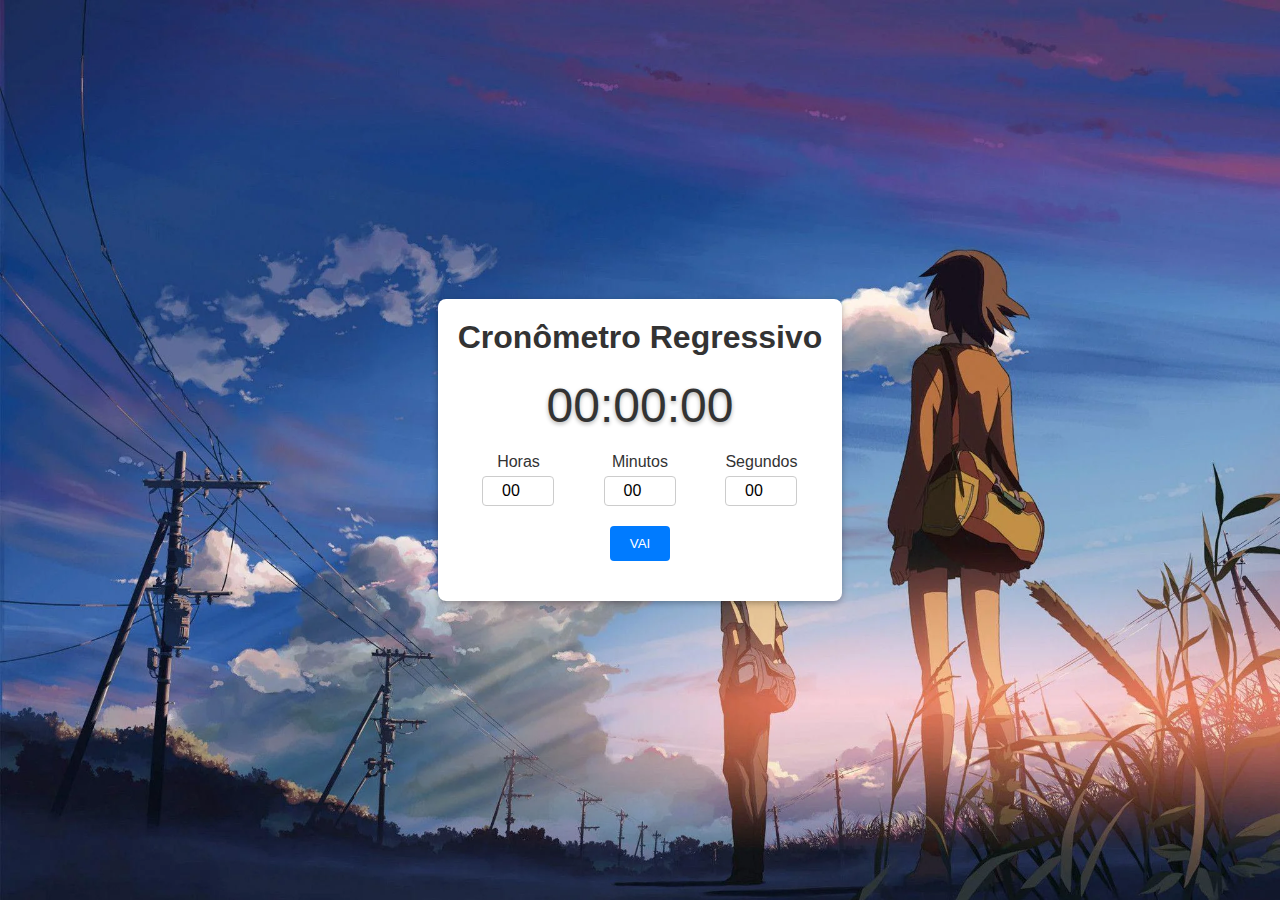
<file: cronometro_regressivo/index.html>
<!DOCTYPE html>
<html lang="pt-br">
<head>
  <meta charset="UTF-8">
  <meta http-equiv="X-UA-Compatible" content="IE=edge">
  <meta name="viewport" content="width=device-width, initial-scale=1.0">
  <title>Cronômetro Regressivo - Timer</title>
  <link rel="stylesheet" href="styles/style.css">
  <script src="./script/script.js" defer></script>
</head>
<body>
  <div class="container">
    <h1>Cronômetro Regressivo</h1>
    <div id="timer" class="timer">00:00:00</div>
  
    <section class="align-inputs">
      <div class="input-container">
        <label for="hour">Horas</label>
        <input type="number" name="" id="hour" value="00" max="99" min="0">
      </div>
      <div class="input-container">
        <label for="minute">Minutos</label>
        <input type="number" name="" id="minute" value="00" max="59" min="0">
      </div>
      <div class="input-container">
        <label for="second">Segundos</label>
        <input type="number" name="" id="second" value="00" max="59" min="0">
      </div>
    </section>
    
    <div class="btn">
      <button id="btn-start">VAI</button>
    </div>
  </div>
</body>
</html>
</file>
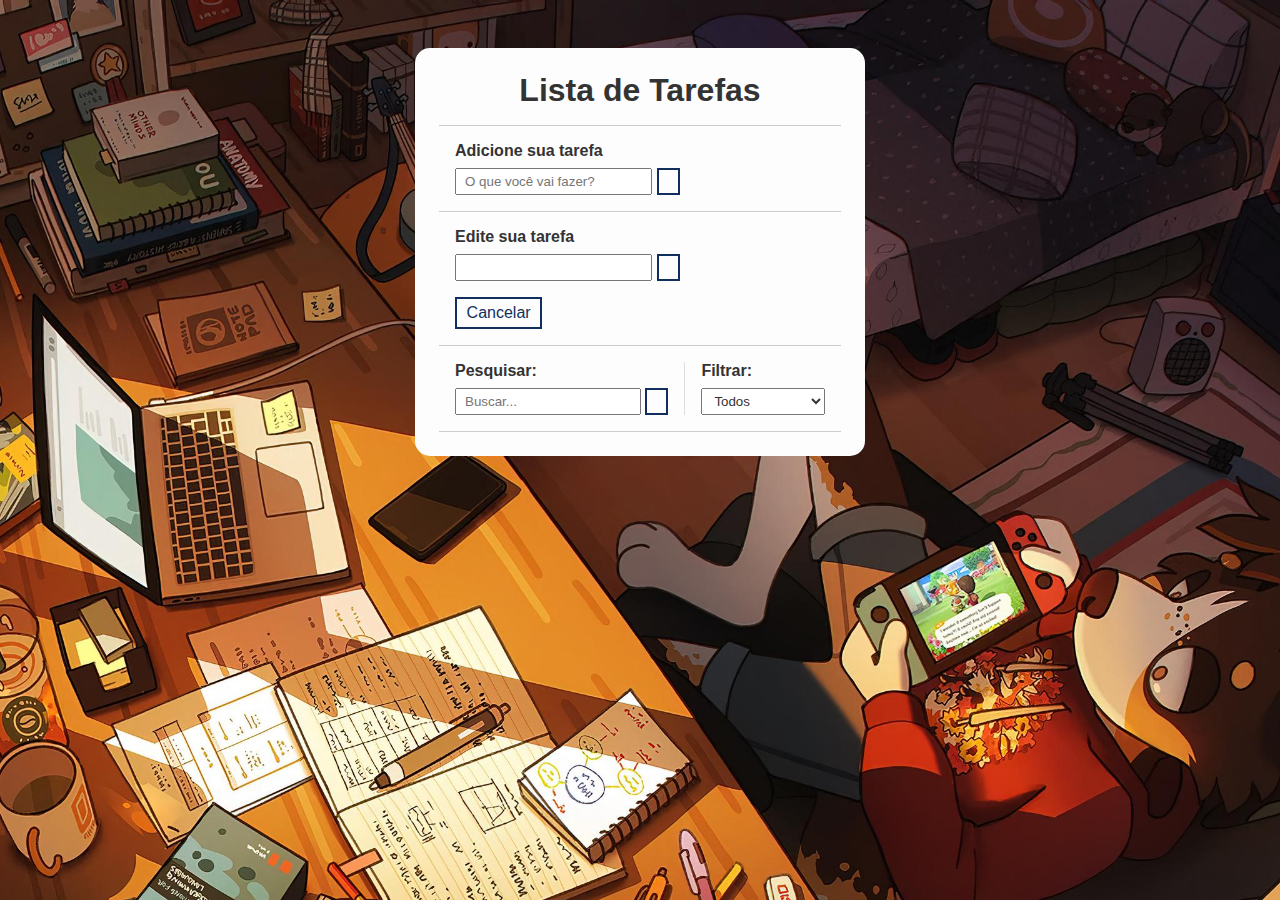
<file: lista_de_tarefas/index.html>
<!DOCTYPE html>
<html lang="en">
  <head>
    <meta charset="UTF-8" />
    <meta http-equiv="X-UA-Compatible" content="IE=edge" />
    <meta name="viewport" content="width=device-width, initial-scale=1.0" />
    <title>Lista de Tarefas</title>
    <link rel="stylesheet" href="styles/style.css" />
    <link
      rel="stylesheet"
      href="https://cdnjs.cloudflare.com/ajax/libs/font-awesome/6.1.2/css/all.min.css"
      integrity="sha512-1sCRPdkRXhBV2PBLUdRb4tMg1w2YPf37qatUFeS7zlBy7jJI8Lf4VHwWfZZfpXtYSLy85pkm9GaYVYMfw5BC1A=="
      crossorigin="anonymous"
      referrerpolicy="no-referrer"
    />
    <script src="script/script.js" defer></script>
  </head>
  <body>
    <div class="todo-container">
      <header>
        <h1>Lista de Tarefas</h1>
      </header>
      <form id="todo-form">
        <p>Adicione sua tarefa</p>
        <div class="form-control">
          <input
            type="text"
            id="todo-input"
            placeholder="O que você vai fazer?"
          />
          <button type="submit">
            <i class="fa-thin fa-plus"></i>
          </button>
        </div>
      </form>
      <form id="edit-form" class="hide">
        <p>Edite sua tarefa</p>
        <div class="form-control">
          <input type="text" id="edit-input" />
          <button type="submit">
            <i class="fa-solid fa-check-double"></i>
          </button>
        </div>
        <button id="cancel-edit-btn">Cancelar</button>
      </form>
      <div id="toolbar">
        <div id="search">
          <h4>Pesquisar:</h4>
          <form>
            <input type="text" id="search-input" placeholder="Buscar..." />
            <button id="erase-button">
              <i class="fa-solid fa-delete-left"></i>
            </button>
          </form>
        </div>
        <div id="filter">
          <h4>Filtrar:</h4>
          <select id="filter-select">
            <option value="all">Todos</option>
            <option value="done">Feitos</option>
            <option value="todo">A fazer</option>
          </select>
        </div>
      </div>
      <div id="todo-list">
        <!-- 
          Template
          
          <div class="todo">
          <h3>Estou fazendo algo aqui...</h3>
          <button class="finish-todo">
            <i class="fa-solid fa-check"></i>
          </button>
          <button class="edit-todo">
            <i class="fa-solid fa-pen"></i>
          </button>
          <button class="remove-todo">
            <i class="fa-solid fa-xmark"></i>
          </button>
        </div> -->
      </div>
    </div>
  </body>
</html>
</file>
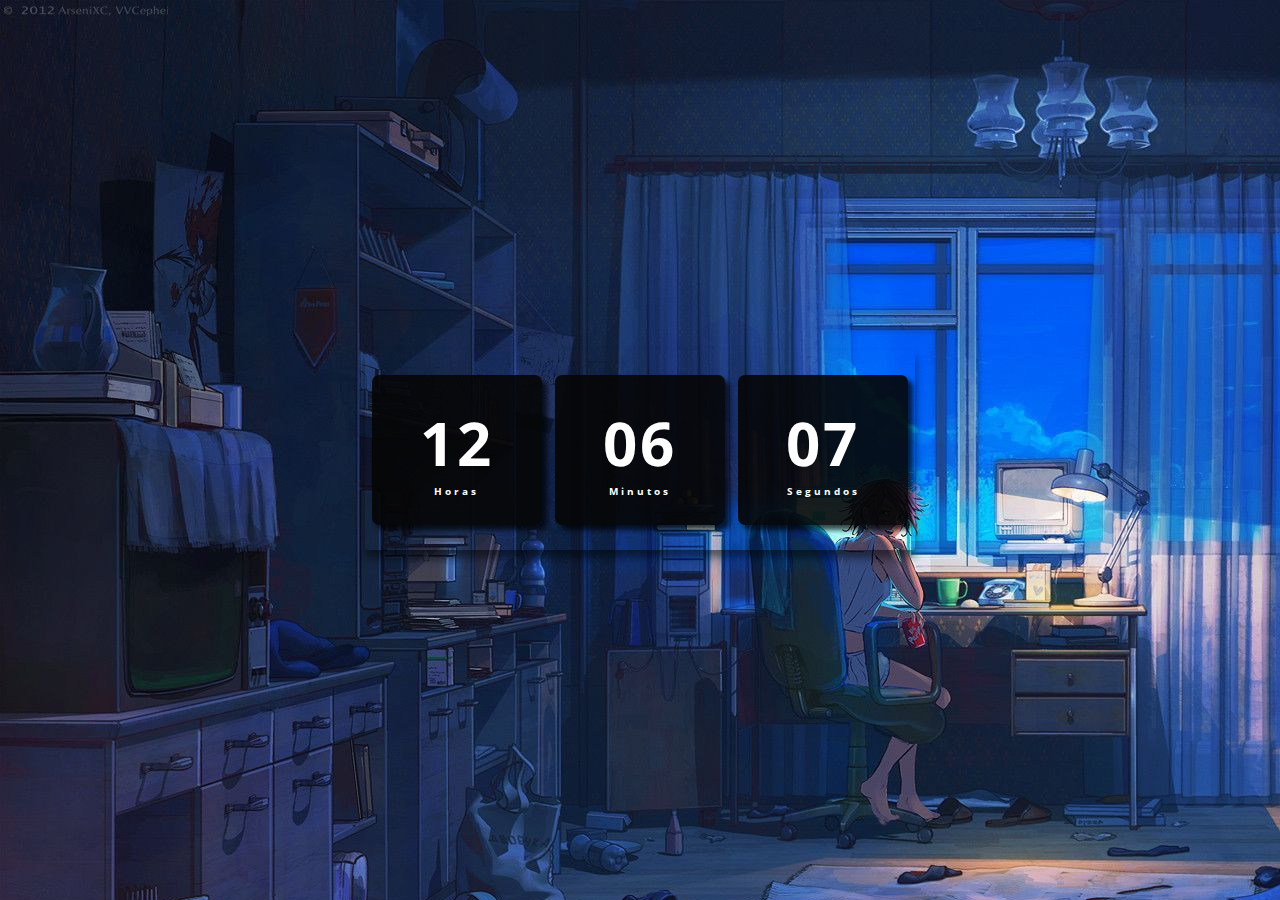
<file: relogio/relogio.html>
<!DOCTYPE html>
<html lang="pt-br">
<head>
    <meta charset="UTF-8">
    <meta http-equiv="X-UA-Compatible" content="IE=edge">
    <meta name="viewport" content="width=device-width, initial-scale=1.0">
    <title>Relogio</title>
    <link rel="stylesheet" href="style/style.css">
</head>
<body>
    <div class="relogio">
        <div>
            <span id="horas">00</span>
            <span class="tempo">Horas</span>
        </div>
        <div>
            <span id="minutos">00</span>
            <span class="tempo">Minutos</span>
        </div>
        <div>
            <span id="segundos">00</span>
            <span class="tempo">Segundos</span>
        </div>

    </div>
    <script src="script/script.js"></script>
</body>
</html>
</file>
<file: cronometro_regressivo/styles/style.css>
/* Estilos gerais */
body {
  font-family: Arial, sans-serif;
  background-color: #f5f5f5;
  background: url(../img/1523322.webp);
  background-size: cover;
  margin: 0;
  padding: 0;
  display: flex;
  justify-content: center;
  align-items: center;
  height: 100vh;
}

.container {
  max-width: 400px;
  background-color: white;
  border-radius: 8px;
  box-shadow: 0 2px 6px rgba(0, 0, 0, 0.3);
  padding: 20px;
  text-align: center;
}

h1 {
  color: #333;
  margin-top: 0;
}

.timer {
  font-size: 48px;
  color: #333;
  margin-bottom: 20px;
  text-shadow: 0 2px 4px rgba(0, 0, 0, 0.3);
}

.align-inputs {
  display: flex;
  justify-content: space-between;
  margin-bottom: 20px;
}

.input-container {
  flex-grow: 1;
  text-align: center;
}

label {
  display: block;
  margin-bottom: 5px;
  color: #333;
}

input {
  width: 60px;
  padding: 5px;
  font-size: 16px;
  border: 1px solid #ccc;
  border-radius: 4px;
  text-align: center;
  transition: border-color 0.3s ease;
}

input:focus {
  outline: none;
  border-color: #007bff;
}

.btn {
  margin-bottom: 20px;
}

button {
  background-color: #007bff;
  color: #fff;
  padding: 10px 20px;
  border: none;
  border-radius: 4px;
  cursor: pointer;
  transition: background-color 0.3s ease;
}

button:hover {
  background-color: #0056b3;
}

button:active {
  background-color: #003d80;
}
</file>
<file: lista_de_tarefas/styles/style.css>
@import url('https://fonts.googleapis.com/css2?family=Open+Sans:wght@300;400;500&family=Poppins:wght@400;500;700&display=swap');

/* Geral */
* {
  padding: 0;
  margin: 0;
  font-family: sans-serif;
  color: #333;
  box-sizing: border-box;
}

body {
  background-image: url(../img/wallpaper2.jpg);
  background-size: cover;
}

button {
  background-color: #FDFDFD;
  color: #102f5e;
  border: 2px solid #102f5e;
  padding: .3rem .6rem;
  font-size: 1rem;
  cursor: pointer;
  display: flex;
  justify-content: center;
  align-items: center;
  transition: 0.4s;
}

button:hover {
  background-color: #102f5e;
}

button:hover > i {
  color:#fff;
}

button i {
  color: #102f5e;
  font-weight: bold;
  pointer-events: none;
}

input,
select {
  padding: 0.25rem 0.5rem;
}

/* Todo container */
.todo-container {
  max-width: 450px;
  margin: 3rem auto;
  background-color: #FDFDFD;
  padding: 1.5rem;
  border-radius: 15px;
}

.todo-container header {
  text-align: center;
  padding: 0 1rem 1rem;
  border-bottom: 1px solid #ccc;
}

/* Todo form */
#todo-form,
#edit-form {
  padding: 1rem;
  border-bottom: 1px solid #ccc;
}

#todo-form p,
#edit-form p {
  margin-bottom: .5rem;
  font-weight: bold;
}

.form-control {
  display: flex;
}

.form-control input {
  margin-right: 0.3rem;
}

#cancel-edit-btn {
  margin-top: 1rem;
}

/* Todo toolbar */
#toolbar {
  padding: 1rem;
  border-bottom: 1px solid #ccc;
  display: flex;
}

#toolbar h4 {
  margin-bottom: .5rem;
}

#search {
  border-right: 1px solid #ddd;
  padding-right: 1rem;
  margin-right: 1rem;
  width: 65%;
  display: flex;
  flex-direction: column;
}

#search form {
  display: flex;
}

#search input {
  width: 100%;
  margin-right: 0.3em;
}

#filter {
  width: 35%;
  display: flex;
  flex-direction: column;
}

#filter select {
  flex: 1;
}

/* Todo list */
.todo {
  display: flex;
  justify-content: space-around;
  align-items: center;
  padding: 1rem;
  border-bottom: 1px solid #ddd;
  transition: .3s;
}

.todo h3 {
  flex: 1;
  font-size: 0.9rem;
}

.todo button {
  margin-left: 0.4rem;
}

.done {
  background-color: #395169;
}

.done h3 {
  color: #fff;
  text-decoration: line-through;
  font-style: italic;
}

/* Estilos responsivos */
@media (max-width: 768px) {
  .todo-container {
    max-width: 100%;
    margin: 2rem;
    border-radius: 10px;
  }

  #search,
  #filter {
    width: 100%;
    margin-right: 0;
    margin-bottom: 1rem;
  }

  #toolbar {
    flex-direction: column;
  }
}
</file>
<file: relogio/style/style.css>
@import url('https://fonts.googleapis.com/css2?family=Open+Sans:wght@300;400;500&display=swap');

* {
  margin: 0;
  padding: 0;
  font-family: 'Open Sans', sans-serif;
}

body {
  height: 100vh;
  background: url(../wallpaper.jpg);
  display: flex;
  align-items: center;
  justify-content: center;
}

.relogio {
  display: flex;
  align-items: center;
  justify-content: space-around;
  height: 200px;
  width: 550px;
  background: transparent;
  border-radius: 3px;
  box-shadow: 0px 8px 10px rgba(0, 0, 0, .5);
}

.relogio div {
  width: 170px;
  height: 150px;
  display: flex;
  flex-direction: column;
  align-items: center;
  justify-content: center;
  color: white;
  background: rgba(5, 5, 5, 0.9);
  box-shadow: 5px 5px 5px rgba(0, 0, 0, 0.7);
  border-radius: 7px;
  letter-spacing: 3px;
}

.relogio span {
  font-weight: bolder;
  font-size: 60px;
}

.relogio span.tempo {
  font-size: 10px;
}

/* Estilos responsivos */
@media (max-width: 600px) {
  .relogio {
    flex-direction: column;
    height: auto;
    width: 90%;
    max-width: 400px;
  }

  .relogio div {
    width: 100%;
    height: auto;
    margin-bottom: 20px;
  }

  .relogio span {
    font-size: 40px;
  }

  .relogio span.tempo {
    font-size: 8px;
  }
}
</file>
